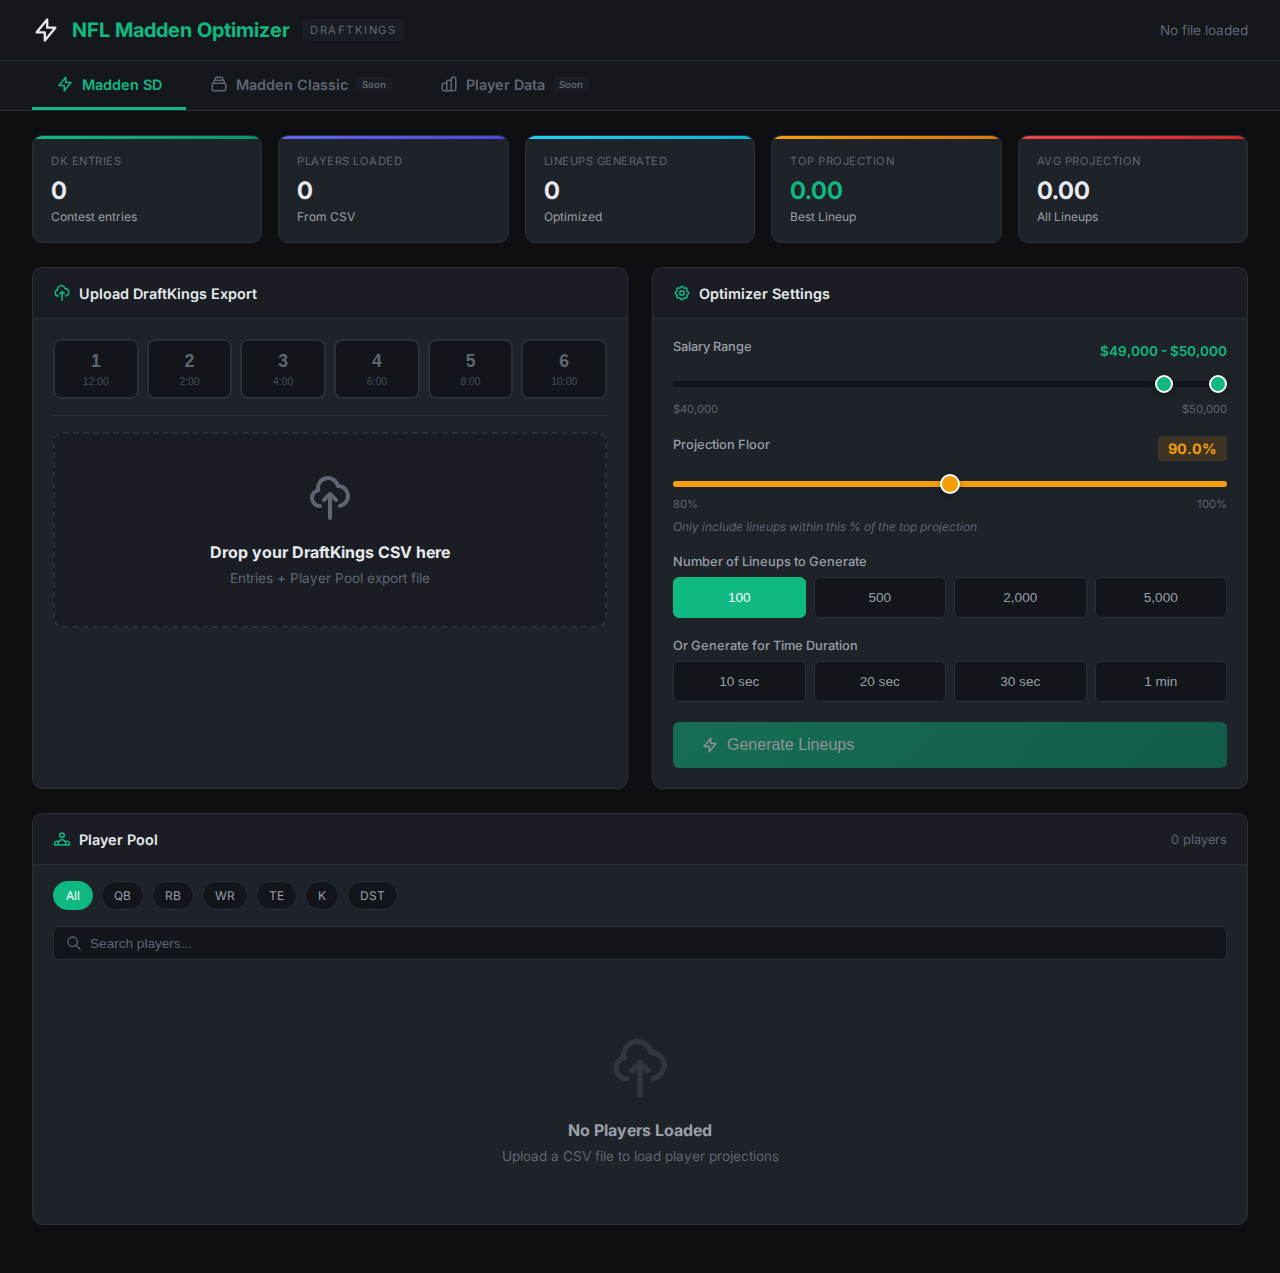
<file: index.html>
<!DOCTYPE html>
<html lang="en">
<head>
    <meta charset="UTF-8">
    <meta name="viewport" content="width=device-width, initial-scale=1.0">
    <title>NFL Madden Optimizer - DraftKings</title>
    <link href="https://fonts.googleapis.com/css2?family=Inter:wght@300;400;500;600;700&display=swap" rel="stylesheet">
    <link rel="stylesheet" href="css/styles.css">
</head>
<body>
    <!-- Header -->
    <header class="header">
        <div class="logo">
            <svg width="28" height="28" fill="none" stroke="currentColor" viewBox="0 0 24 24">
                <path stroke-linecap="round" stroke-linejoin="round" stroke-width="2" d="M13 10V3L4 14h7v7l9-11h-7z"/>
            </svg>
            <h1>NFL Madden Optimizer</h1>
            <span>DraftKings</span>
        </div>
        <div class="header-right">
            <div id="fileStatus" style="font-size: 0.85rem; color: var(--text-muted);">No file loaded</div>
        </div>
    </header>

    <!-- Main Tab Navigation -->
    <nav class="main-tabs">
        <div class="main-tab active" data-tab="showdown">
            <svg fill="none" stroke="currentColor" viewBox="0 0 24 24">
                <path stroke-linecap="round" stroke-linejoin="round" stroke-width="2" d="M13 10V3L4 14h7v7l9-11h-7z"/>
            </svg>
            Madden SD
        </div>
        <div class="main-tab" data-tab="classic">
            <svg fill="none" stroke="currentColor" viewBox="0 0 24 24">
                <path stroke-linecap="round" stroke-linejoin="round" stroke-width="2" d="M19 11H5m14 0a2 2 0 012 2v6a2 2 0 01-2 2H5a2 2 0 01-2-2v-6a2 2 0 012-2m14 0V9a2 2 0 00-2-2M5 11V9a2 2 0 012-2m0 0V5a2 2 0 012-2h6a2 2 0 012 2v2M7 7h10"/>
            </svg>
            Madden Classic
            <span style="font-size: 0.6rem; background: var(--bg-tertiary); padding: 2px 6px; border-radius: 4px; color: var(--text-muted);">Soon</span>
        </div>
        <div class="main-tab" data-tab="playerdata">
            <svg fill="none" stroke="currentColor" viewBox="0 0 24 24">
                <path stroke-linecap="round" stroke-linejoin="round" stroke-width="2" d="M9 19v-6a2 2 0 00-2-2H5a2 2 0 00-2 2v6a2 2 0 002 2h2a2 2 0 002-2zm0 0V9a2 2 0 012-2h2a2 2 0 012 2v10m-6 0a2 2 0 002 2h2a2 2 0 002-2m0 0V5a2 2 0 012-2h2a2 2 0 012 2v14a2 2 0 01-2 2h-2a2 2 0 01-2-2z"/>
            </svg>
            Player Data
            <span style="font-size: 0.6rem; background: var(--bg-tertiary); padding: 2px 6px; border-radius: 4px; color: var(--text-muted);">Soon</span>
        </div>
    </nav>

    <!-- Showdown Tab Content -->
    <div class="tab-content active" id="showdownTab">
        <div class="container">
            <!-- Stats Row -->
            <div class="stats-row">
                <div class="stat-card green">
                    <div class="stat-card-label">DK Entries</div>
                    <div class="stat-card-value" id="entriesLoaded">0</div>
                    <div class="stat-card-sub">Contest entries</div>
                </div>
                <div class="stat-card purple">
                    <div class="stat-card-label">Players Loaded</div>
                    <div class="stat-card-value" id="playersLoaded">0</div>
                    <div class="stat-card-sub">From CSV</div>
                </div>
                <div class="stat-card cyan">
                    <div class="stat-card-label">Lineups Generated</div>
                    <div class="stat-card-value" id="lineupsGenerated">0</div>
                    <div class="stat-card-sub">Optimized</div>
                </div>
                <div class="stat-card amber">
                    <div class="stat-card-label">Top Projection</div>
                    <div class="stat-card-value positive" id="topProjection">0.00</div>
                    <div class="stat-card-sub">Best Lineup</div>
                </div>
                <div class="stat-card red">
                    <div class="stat-card-label">Avg Projection</div>
                    <div class="stat-card-value" id="avgProjection">0.00</div>
                    <div class="stat-card-sub">All Lineups</div>
                </div>
            </div>

            <!-- Upload & Settings Section -->
            <div class="grid-2">
                <!-- Upload Card -->
                <div class="card">
                    <div class="card-header">
                        <div class="card-title">
                            <svg fill="none" stroke="currentColor" viewBox="0 0 24 24">
                                <path stroke-linecap="round" stroke-linejoin="round" stroke-width="2" d="M7 16a4 4 0 01-.88-7.903A5 5 0 1115.9 6L16 6a5 5 0 011 9.9M15 13l-3-3m0 0l-3 3m3-3v12"/>
                            </svg>
                            Upload DraftKings Export
                        </div>
                    </div>
                    <div class="card-body">
                        <!-- Slate Selector -->
                        <div class="slate-selector" id="slateSelector">
                            <button class="slate-btn" data-slate="1">
                                <span class="slate-num">1</span>
                                <span class="slate-time">12:00</span>
                            </button>
                            <button class="slate-btn" data-slate="2">
                                <span class="slate-num">2</span>
                                <span class="slate-time">2:00</span>
                            </button>
                            <button class="slate-btn" data-slate="3">
                                <span class="slate-num">3</span>
                                <span class="slate-time">4:00</span>
                            </button>
                            <button class="slate-btn" data-slate="4">
                                <span class="slate-num">4</span>
                                <span class="slate-time">6:00</span>
                            </button>
                            <button class="slate-btn" data-slate="5">
                                <span class="slate-num">5</span>
                                <span class="slate-time">8:00</span>
                            </button>
                            <button class="slate-btn" data-slate="6">
                                <span class="slate-num">6</span>
                                <span class="slate-time">10:00</span>
                            </button>
                        </div>
                        
                        <!-- Current Slate Info -->
                        <div class="current-slate-info" id="currentSlateInfo">
                            <div class="slate-info-row">
                                <div class="slate-info-left">
                                    <div class="slate-badge" id="slateBadge">1</div>
                                    <div class="slate-details">
                                        <span class="teams" id="slateTeams">ATL @ TB</span>
                                        <span class="datetime" id="slateDateTime">11/24/2025 12:00 PM ET</span>
                                    </div>
                                </div>
                                <div class="slate-info-right">
                                    <span><span class="count" id="slatePlayerCount">0</span> players</span>
                                    <span><span class="count" id="slateEntryCount">0</span> entries</span>
                                </div>
                            </div>
                        </div>
                        
                        <div class="upload-zone" id="uploadZone">
                            <svg fill="none" stroke="currentColor" viewBox="0 0 24 24">
                                <path stroke-linecap="round" stroke-linejoin="round" stroke-width="2" d="M7 16a4 4 0 01-.88-7.903A5 5 0 1115.9 6L16 6a5 5 0 011 9.9M15 13l-3-3m0 0l-3 3m3-3v12"/>
                            </svg>
                            <h3>Drop your DraftKings CSV here</h3>
                            <p>Entries + Player Pool export file</p>
                            <input type="file" id="csvInput" accept=".csv">
                        </div>
                    </div>
                </div>

                <!-- Settings Card -->
                <div class="card">
                    <div class="card-header">
                        <div class="card-title">
                            <svg fill="none" stroke="currentColor" viewBox="0 0 24 24">
                                <path stroke-linecap="round" stroke-linejoin="round" stroke-width="2" d="M10.325 4.317c.426-1.756 2.924-1.756 3.35 0a1.724 1.724 0 002.573 1.066c1.543-.94 3.31.826 2.37 2.37a1.724 1.724 0 001.065 2.572c1.756.426 1.756 2.924 0 3.35a1.724 1.724 0 00-1.066 2.573c.94 1.543-.826 3.31-2.37 2.37a1.724 1.724 0 00-2.572 1.065c-.426 1.756-2.924 1.756-3.35 0a1.724 1.724 0 00-2.573-1.066c-1.543.94-3.31-.826-2.37-2.37a1.724 1.724 0 00-1.065-2.572c-1.756-.426-1.756-2.924 0-3.35a1.724 1.724 0 001.066-2.573c-.94-1.543.826-3.31 2.37-2.37.996.608 2.296.07 2.572-1.065z"/>
                                <path stroke-linecap="round" stroke-linejoin="round" stroke-width="2" d="M15 12a3 3 0 11-6 0 3 3 0 016 0z"/>
                            </svg>
                            Optimizer Settings
                        </div>
                    </div>
                    <div class="card-body">
                        <div class="slider-group">
                            <div class="slider-header">
                                <label class="settings-label">Salary Range</label>
                                <span class="slider-values">$<span id="minSalaryValue">49,000</span> - $<span id="maxSalaryValue">50,000</span></span>
                            </div>
                            <div class="dual-slider-container">
                                <div class="slider-track"></div>
                                <div class="slider-range" id="salaryRange"></div>
                                <input type="range" class="dual-slider" id="minSalarySlider" min="40000" max="50000" value="49000" step="100">
                                <input type="range" class="dual-slider" id="maxSalarySlider" min="40000" max="50000" value="50000" step="100">
                            </div>
                            <div class="slider-labels">
                                <span>$40,000</span>
                                <span>$50,000</span>
                            </div>
                        </div>

                        <div class="slider-group">
                            <div class="slider-header">
                                <label class="settings-label">Projection Floor</label>
                                <span class="slider-value-highlight" id="projFloorValue">90.0%</span>
                            </div>
                            <input type="range" class="single-slider" id="projFloorSlider" min="80" max="100" value="90" step="0.5">
                            <div class="slider-labels">
                                <span>80%</span>
                                <span>100%</span>
                            </div>
                            <p class="slider-hint">Only include lineups within this % of the top projection</p>
                        </div>

                        <div class="settings-group">
                            <label class="settings-label">Number of Lineups to Generate</label>
                            <div class="settings-row">
                                <button class="lineup-count-btn active" data-count="100">100</button>
                                <button class="lineup-count-btn" data-count="500">500</button>
                                <button class="lineup-count-btn" data-count="2000">2,000</button>
                                <button class="lineup-count-btn" data-count="5000">5,000</button>
                            </div>
                        </div>

                        <div class="settings-group">
                            <label class="settings-label">Or Generate for Time Duration</label>
                            <div class="settings-row">
                                <button class="lineup-time-btn" data-seconds="10">10 sec</button>
                                <button class="lineup-time-btn" data-seconds="20">20 sec</button>
                                <button class="lineup-time-btn" data-seconds="30">30 sec</button>
                                <button class="lineup-time-btn" data-seconds="60">1 min</button>
                            </div>
                        </div>

                        <button class="btn btn-primary btn-lg" id="generateBtn" style="width: 100%;" disabled>
                            <svg width="18" height="18" fill="none" stroke="currentColor" viewBox="0 0 24 24">
                                <path stroke-linecap="round" stroke-linejoin="round" stroke-width="2" d="M13 10V3L4 14h7v7l9-11h-7z"/>
                            </svg>
                            Generate Lineups
                        </button>

                        <div class="progress-container" id="progressContainer">
                            <div class="progress-bar">
                                <div class="progress-fill" id="progressFill" style="width: 0%;"></div>
                            </div>
                            <div class="progress-text" id="progressText">Generating lineups...</div>
                        </div>
                    </div>
                </div>
            </div>

            <!-- Player Pool -->
            <div class="card">
                <div class="card-header">
                    <div class="card-title">
                        <svg fill="none" stroke="currentColor" viewBox="0 0 24 24">
                            <path stroke-linecap="round" stroke-linejoin="round" stroke-width="2" d="M17 20h5v-2a3 3 0 00-5.356-1.857M17 20H7m10 0v-2c0-.656-.126-1.283-.356-1.857M7 20H2v-2a3 3 0 015.356-1.857M7 20v-2c0-.656.126-1.283.356-1.857m0 0a5.002 5.002 0 019.288 0M15 7a3 3 0 11-6 0 3 3 0 016 0z"/>
                        </svg>
                        Player Pool
                    </div>
                    <div style="font-size: 0.8rem; color: var(--text-muted);">
                        <span id="playerCount">0</span> players
                    </div>
                </div>
                <div class="card-body" style="padding: 16px 20px 0;">
                    <div class="filter-pills" id="positionFilters">
                        <span class="filter-pill active" data-pos="all">All</span>
                        <span class="filter-pill" data-pos="QB">QB</span>
                        <span class="filter-pill" data-pos="RB">RB</span>
                        <span class="filter-pill" data-pos="WR">WR</span>
                        <span class="filter-pill" data-pos="TE">TE</span>
                        <span class="filter-pill" data-pos="K">K</span>
                        <span class="filter-pill" data-pos="DST">DST</span>
                    </div>
                    <div class="search-input">
                        <svg fill="none" stroke="currentColor" viewBox="0 0 24 24">
                            <path stroke-linecap="round" stroke-linejoin="round" stroke-width="2" d="M21 21l-6-6m2-5a7 7 0 11-14 0 7 7 0 0114 0z"/>
                        </svg>
                        <input type="text" id="playerSearch" placeholder="Search players...">
                    </div>
                </div>
                <div class="table-container" id="playerPoolContainer">
                    <div class="empty-state">
                        <svg fill="none" stroke="currentColor" viewBox="0 0 24 24">
                            <path stroke-linecap="round" stroke-linejoin="round" stroke-width="2" d="M7 16a4 4 0 01-.88-7.903A5 5 0 1115.9 6L16 6a5 5 0 011 9.9M15 13l-3-3m0 0l-3 3m3-3v12"/>
                        </svg>
                        <h4>No Players Loaded</h4>
                        <p>Upload a CSV file to load player projections</p>
                    </div>
                </div>
            </div>

            <!-- Generated Lineups -->
            <div class="card" id="lineupsCard" style="display: none;">
                <div class="card-header">
                    <div class="card-title">
                        <svg fill="none" stroke="currentColor" viewBox="0 0 24 24">
                            <path stroke-linecap="round" stroke-linejoin="round" stroke-width="2" d="M9 5H7a2 2 0 00-2 2v12a2 2 0 002 2h10a2 2 0 002-2V7a2 2 0 00-2-2h-2M9 5a2 2 0 002 2h2a2 2 0 002-2M9 5a2 2 0 012-2h2a2 2 0 012 2"/>
                        </svg>
                        Generated Lineups
                    </div>
                    <div class="export-section">
                        <span style="font-size: 0.8rem; color: var(--text-muted);" id="lineupCountDisplay">0 lineups</span>
                        <button class="btn btn-secondary" id="clearLineupsBtn">
                            <svg width="14" height="14" fill="none" stroke="currentColor" viewBox="0 0 24 24">
                                <path stroke-linecap="round" stroke-linejoin="round" stroke-width="2" d="M19 7l-.867 12.142A2 2 0 0116.138 21H7.862a2 2 0 01-1.995-1.858L5 7m5 4v6m4-6v6m1-10V4a1 1 0 00-1-1h-4a1 1 0 00-1 1v3M4 7h16"/>
                            </svg>
                            Clear
                        </button>
                        <button class="btn btn-secondary" id="exportBtn">
                            <svg width="14" height="14" fill="none" stroke="currentColor" viewBox="0 0 24 24">
                                <path stroke-linecap="round" stroke-linejoin="round" stroke-width="2" d="M4 16v1a3 3 0 003 3h10a3 3 0 003-3v-1m-4-4l-4 4m0 0l-4-4m4 4V4"/>
                            </svg>
                            Export CSV
                        </button>
                    </div>
                </div>
                <div class="pagination-container" id="paginationTop" style="display: none;">
                    <div class="pagination">
                        <button class="pagination-btn" id="prevPageTop" disabled>
                            <svg width="14" height="14" fill="none" stroke="currentColor" viewBox="0 0 24 24">
                                <path stroke-linecap="round" stroke-linejoin="round" stroke-width="2" d="M15 19l-7-7 7-7"/>
                            </svg>
                            Prev
                        </button>
                        <span class="pagination-info" id="pageInfoTop">Page 1 of 1</span>
                        <button class="pagination-btn" id="nextPageTop">
                            Next
                            <svg width="14" height="14" fill="none" stroke="currentColor" viewBox="0 0 24 24">
                                <path stroke-linecap="round" stroke-linejoin="round" stroke-width="2" d="M9 5l7 7-7 7"/>
                            </svg>
                        </button>
                    </div>
                    <span class="pagination-showing" id="showingInfoTop">Showing 1-100</span>
                </div>
                <div class="lineup-output" id="lineupOutput">
                    <div class="lineup-row header">
                        <div class="sortable" data-sort="rank">Rank</div>
                        <div>CPT</div>
                        <div>FLEX</div>
                        <div>FLEX</div>
                        <div>FLEX</div>
                        <div>FLEX</div>
                        <div>FLEX</div>
                        <div class="sortable" data-sort="salary">Salary</div>
                        <div class="sortable sort-desc" data-sort="points">Points</div>
                    </div>
                    <div id="lineupRows"></div>
                </div>
            </div>
        </div>
    </div>

    <!-- Classic Tab Content (Placeholder) -->
    <div class="tab-content" id="classicTab">
        <div class="container">
            <div class="empty-state" style="padding: 100px 20px;">
                <svg fill="none" stroke="currentColor" viewBox="0 0 24 24" style="width: 80px; height: 80px;">
                    <path stroke-linecap="round" stroke-linejoin="round" stroke-width="2" d="M19 11H5m14 0a2 2 0 012 2v6a2 2 0 01-2 2H5a2 2 0 01-2-2v-6a2 2 0 012-2m14 0V9a2 2 0 00-2-2M5 11V9a2 2 0 012-2m0 0V5a2 2 0 012-2h6a2 2 0 012 2v2M7 7h10"/>
                </svg>
                <h4>Madden Classic Coming Soon</h4>
                <p>9-position classic optimizer with correlation stacking</p>
            </div>
        </div>
    </div>

    <!-- Player Data Tab Content (Placeholder) -->
    <div class="tab-content" id="playerdataTab">
        <div class="container">
            <div class="empty-state" style="padding: 100px 20px;">
                <svg fill="none" stroke="currentColor" viewBox="0 0 24 24" style="width: 80px; height: 80px;">
                    <path stroke-linecap="round" stroke-linejoin="round" stroke-width="2" d="M9 19v-6a2 2 0 00-2-2H5a2 2 0 00-2 2v6a2 2 0 002 2h2a2 2 0 002-2zm0 0V9a2 2 0 012-2h2a2 2 0 012 2v10m-6 0a2 2 0 002 2h2a2 2 0 002-2m0 0V5a2 2 0 012-2h2a2 2 0 012 2v14a2 2 0 01-2 2h-2a2 2 0 01-2-2z"/>
                </svg>
                <h4>Player Data & Correlations Coming Soon</h4>
                <p>Upload historical data to compute player correlations</p>
            </div>
        </div>
    </div>

    <!-- Load Scripts -->
    <script src="js/core/utils.js"></script>
    <script src="js/sports/madden/config.js"></script>
    <script src="js/sports/madden/showdown.js"></script>
    
    <!-- App Controller -->
    <script>
        // ==========================================
        // APP CONTROLLER
        // Connects UI events to MaddenShowdown logic
        // ==========================================
        
        (function() {
            'use strict';
            
            // DOM Elements
            const uploadZone = document.getElementById('uploadZone');
            const csvInput = document.getElementById('csvInput');
            const generateBtn = document.getElementById('generateBtn');
            const progressContainer = document.getElementById('progressContainer');
            const progressFill = document.getElementById('progressFill');
            const progressText = document.getElementById('progressText');
            const playerPoolContainer = document.getElementById('playerPoolContainer');
            const lineupsCard = document.getElementById('lineupsCard');
            const lineupRows = document.getElementById('lineupRows');
            
            // Initialize
            console.log('Showdown Optimizer initializing...');
            
            // ==========================================
            // FILE UPLOAD HANDLERS
            // ==========================================
            
            uploadZone.addEventListener('click', () => csvInput.click());
            
            uploadZone.addEventListener('dragover', (e) => {
                e.preventDefault();
                uploadZone.classList.add('dragover');
            });

            uploadZone.addEventListener('dragleave', () => {
                uploadZone.classList.remove('dragover');
            });

            uploadZone.addEventListener('drop', (e) => {
                e.preventDefault();
                uploadZone.classList.remove('dragover');
                const file = e.dataTransfer.files[0];
                if (file && file.name.endsWith('.csv')) {
                    handleFile(file);
                }
            });

            csvInput.addEventListener('change', (e) => {
                const file = e.target.files[0];
                if (file) {
                    handleFile(file);
                }
                csvInput.value = '';
            });
            
            function handleFile(file) {
                const reader = new FileReader();
                reader.onload = (e) => {
                    // Use MaddenShowdown's parseCSV
                    const contestsMap = MaddenShowdown.parseCSV(e.target.result, file.name);
                    
                    // Update UI
                    updateSlateButtons();
                    updateSlateInfo();
                    updateStats();
                    renderPlayerPool();
                    
                    document.getElementById('fileStatus').textContent = `Slate ${MaddenShowdown.currentSlate} loaded`;
                    generateBtn.disabled = MaddenShowdown.players.length === 0;
                };
                reader.readAsText(file);
            }
            
            // ==========================================
            // SLATE SELECTION
            // ==========================================
            
            document.querySelectorAll('.slate-btn').forEach(btn => {
                btn.addEventListener('click', () => {
                    const slateNum = parseInt(btn.dataset.slate);
                    if (MaddenShowdown.selectSlate(slateNum)) {
                        updateSlateButtons();
                        updateSlateInfo();
                        updateStats();
                        renderPlayerPool();
                        renderLineups();
                    }
                });
            });
            
            function updateSlateButtons() {
                document.querySelectorAll('.slate-btn').forEach(btn => {
                    const slateNum = parseInt(btn.dataset.slate);
                    btn.classList.remove('active', 'loaded');
                    
                    if (MaddenShowdown.slates[slateNum]) {
                        btn.classList.add('loaded');
                    }
                    if (slateNum === MaddenShowdown.currentSlate) {
                        btn.classList.add('active');
                    }
                });
            }
            
            function updateSlateInfo() {
                const infoEl = document.getElementById('currentSlateInfo');
                if (!MaddenShowdown.currentSlate || !MaddenShowdown.slates[MaddenShowdown.currentSlate]) {
                    infoEl.classList.remove('visible');
                    return;
                }
                
                const slate = MaddenShowdown.slates[MaddenShowdown.currentSlate];
                infoEl.classList.add('visible');
                document.getElementById('slateBadge').textContent = MaddenShowdown.currentSlate;
                document.getElementById('slateTeams').textContent = slate.teams || 'Unknown';
                document.getElementById('slateDateTime').textContent = slate.dateTime || '';
                document.getElementById('slatePlayerCount').textContent = slate.players.length;
                document.getElementById('slateEntryCount').textContent = slate.entries.length;
            }
            
            function updateStats() {
                const stats = MaddenShowdown.getStats();
                document.getElementById('playersLoaded').textContent = stats.playerCount;
                document.getElementById('playerCount').textContent = stats.playerCount;
                document.getElementById('entriesLoaded').textContent = stats.entryCount;
                document.getElementById('lineupsGenerated').textContent = stats.lineupCount;
                document.getElementById('topProjection').textContent = stats.topProjection.toFixed(2);
                document.getElementById('avgProjection').textContent = stats.avgProjection.toFixed(2);
            }
            
            // ==========================================
            // SETTINGS
            // ==========================================
            
            // Salary Range Sliders
            const minSalarySlider = document.getElementById('minSalarySlider');
            const maxSalarySlider = document.getElementById('maxSalarySlider');
            const minSalaryValue = document.getElementById('minSalaryValue');
            const maxSalaryValue = document.getElementById('maxSalaryValue');
            const salaryRange = document.getElementById('salaryRange');

            function updateSalaryRange() {
                const minVal = parseInt(minSalarySlider.value);
                const maxVal = parseInt(maxSalarySlider.value);
                
                if (minVal > maxVal - 100) {
                    if (this === minSalarySlider) {
                        minSalarySlider.value = maxVal - 100;
                    } else {
                        maxSalarySlider.value = minVal + 100;
                    }
                }
                
                MaddenShowdown.minSalary = parseInt(minSalarySlider.value);
                MaddenShowdown.maxSalary = parseInt(maxSalarySlider.value);
                
                minSalaryValue.textContent = MaddenShowdown.minSalary.toLocaleString();
                maxSalaryValue.textContent = MaddenShowdown.maxSalary.toLocaleString();
                
                const minPercent = ((MaddenShowdown.minSalary - 40000) / 10000) * 100;
                const maxPercent = ((MaddenShowdown.maxSalary - 40000) / 10000) * 100;
                salaryRange.style.left = minPercent + '%';
                salaryRange.style.width = (maxPercent - minPercent) + '%';
            }

            minSalarySlider.addEventListener('input', updateSalaryRange);
            maxSalarySlider.addEventListener('input', updateSalaryRange);
            updateSalaryRange();

            // Projection Floor Slider
            const projFloorSlider = document.getElementById('projFloorSlider');
            const projFloorValue = document.getElementById('projFloorValue');

            function updateProjFloor() {
                MaddenShowdown.projectionFloor = parseFloat(projFloorSlider.value);
                projFloorValue.textContent = MaddenShowdown.projectionFloor.toFixed(1) + '%';
                
                const percent = ((MaddenShowdown.projectionFloor - 80) / 20) * 100;
                projFloorSlider.style.background = `linear-gradient(to right, var(--accent-tertiary) ${percent}%, var(--bg-input) ${percent}%)`;
            }

            projFloorSlider.addEventListener('input', updateProjFloor);
            updateProjFloor();

            // Lineup Count Selection
            document.querySelectorAll('.lineup-count-btn').forEach(btn => {
                btn.addEventListener('click', () => {
                    document.querySelectorAll('.lineup-count-btn').forEach(b => b.classList.remove('active'));
                    document.querySelectorAll('.lineup-time-btn').forEach(b => b.classList.remove('active'));
                    btn.classList.add('active');
                    MaddenShowdown.selectedLineupCount = parseInt(btn.dataset.count);
                    MaddenShowdown.selectedTimeSeconds = null;
                    MaddenShowdown.generationMode = 'count';
                });
            });

            // Lineup Time Selection
            document.querySelectorAll('.lineup-time-btn').forEach(btn => {
                btn.addEventListener('click', () => {
                    document.querySelectorAll('.lineup-time-btn').forEach(b => b.classList.remove('active'));
                    document.querySelectorAll('.lineup-count-btn').forEach(b => b.classList.remove('active'));
                    btn.classList.add('active');
                    MaddenShowdown.selectedTimeSeconds = parseInt(btn.dataset.seconds);
                    MaddenShowdown.selectedLineupCount = null;
                    MaddenShowdown.generationMode = 'time';
                });
            });
            
            // ==========================================
            // GENERATE LINEUPS
            // ==========================================
            
            generateBtn.addEventListener('click', async () => {
                generateBtn.disabled = true;
                progressContainer.classList.add('active');
                lineupsCard.style.display = 'block';
                
                try {
                    await MaddenShowdown.generateLineups((progress, count, text) => {
                        progressFill.style.width = progress + '%';
                        progressText.textContent = text;
                    });
                    
                    updateStats();
                    renderLineups();
                    
                    setTimeout(() => {
                        progressContainer.classList.remove('active');
                        generateBtn.disabled = false;
                    }, 1500);
                    
                } catch (error) {
                    console.error('Generation error:', error);
                    progressText.textContent = 'Error: ' + error.message;
                    generateBtn.disabled = false;
                }
            });
            
            // ==========================================
            // PLAYER POOL RENDERING
            // ==========================================
            
            function renderPlayerPool(filter = 'all', search = '') {
                if (MaddenShowdown.players.length === 0) {
                    playerPoolContainer.innerHTML = `
                        <div class="empty-state">
                            <svg fill="none" stroke="currentColor" viewBox="0 0 24 24">
                                <path stroke-linecap="round" stroke-linejoin="round" stroke-width="2" d="M7 16a4 4 0 01-.88-7.903A5 5 0 1115.9 6L16 6a5 5 0 011 9.9M15 13l-3-3m0 0l-3 3m3-3v12"/>
                            </svg>
                            <h4>No Players Loaded</h4>
                            <p>Upload a CSV file to load player projections</p>
                        </div>
                    `;
                    return;
                }

                let filteredPlayers = [...MaddenShowdown.players];
                
                if (filter !== 'all') {
                    filteredPlayers = filteredPlayers.filter(p => 
                        p.position.toUpperCase() === filter.toUpperCase() ||
                        (filter === 'DST' && (p.position === 'DEF' || p.position === 'DST'))
                    );
                }

                if (search) {
                    const searchLower = search.toLowerCase();
                    filteredPlayers = filteredPlayers.filter(p => 
                        p.name.toLowerCase().includes(searchLower) ||
                        p.team.toLowerCase().includes(searchLower)
                    );
                }

                // Sort by projection
                filteredPlayers.sort((a, b) => b.flexProjection - a.flexProjection);

                document.getElementById('playerCount').textContent = filteredPlayers.length;

                playerPoolContainer.innerHTML = `
                    <table>
                        <thead>
                            <tr>
                                <th>Player</th>
                                <th>Pos</th>
                                <th>Team</th>
                                <th>FLEX Salary</th>
                                <th>CPT Salary</th>
                                <th>FLEX Proj</th>
                                <th>CPT Proj</th>
                                <th>Value</th>
                            </tr>
                        </thead>
                        <tbody>
                            ${filteredPlayers.map(p => `
                                <tr>
                                    <td style="font-weight: 500;">${p.name}</td>
                                    <td><span class="position-badge ${p.position.toLowerCase()}">${p.position}</span></td>
                                    <td class="team-badge">${p.team}</td>
                                    <td>$${p.flexSalary.toLocaleString()}</td>
                                    <td>$${Math.round(p.flexSalary * 1.5).toLocaleString()}</td>
                                    <td style="color: var(--accent-primary); font-weight: 600;">${p.flexProjection.toFixed(2)}</td>
                                    <td style="color: var(--accent-tertiary); font-weight: 600;">${(p.flexProjection * 1.5).toFixed(2)}</td>
                                    <td>${p.value.toFixed(2)}</td>
                                </tr>
                            `).join('')}
                        </tbody>
                    </table>
                `;
            }

            // Position Filter
            document.getElementById('positionFilters').addEventListener('click', (e) => {
                if (e.target.classList.contains('filter-pill')) {
                    document.querySelectorAll('#positionFilters .filter-pill').forEach(p => p.classList.remove('active'));
                    e.target.classList.add('active');
                    renderPlayerPool(e.target.dataset.pos, document.getElementById('playerSearch').value);
                }
            });

            // Search
            document.getElementById('playerSearch').addEventListener('input', (e) => {
                const activeFilter = document.querySelector('#positionFilters .filter-pill.active').dataset.pos;
                renderPlayerPool(activeFilter, e.target.value);
            });
            
            // ==========================================
            // LINEUP RENDERING
            // ==========================================
            
            function renderLineups() {
                const lineups = MaddenShowdown.lineups;
                document.getElementById('lineupCountDisplay').textContent = `${lineups.length} lineups`;

                const paginationTop = document.getElementById('paginationTop');

                if (lineups.length === 0) {
                    paginationTop.style.display = 'none';
                    lineupRows.innerHTML = `
                        <div class="empty-state">
                            <svg fill="none" stroke="currentColor" viewBox="0 0 24 24">
                                <path stroke-linecap="round" stroke-linejoin="round" stroke-width="2" d="M9 5H7a2 2 0 00-2 2v12a2 2 0 002 2h10a2 2 0 002-2V7a2 2 0 00-2-2h-2M9 5a2 2 0 002 2h2a2 2 0 002-2M9 5a2 2 0 012-2h2a2 2 0 012 2"/>
                            </svg>
                            <h4>No Lineups Generated</h4>
                            <p>Click "Generate Lineups" to create optimized lineups</p>
                        </div>
                    `;
                    return;
                }

                // Pagination
                const lineupsPerPage = 100;
                const totalPages = Math.ceil(lineups.length / lineupsPerPage);
                let currentPage = MaddenShowdown.currentPage;
                currentPage = Math.min(currentPage, totalPages);
                currentPage = Math.max(currentPage, 1);
                MaddenShowdown.currentPage = currentPage;
                
                const startIdx = (currentPage - 1) * lineupsPerPage;
                const endIdx = Math.min(startIdx + lineupsPerPage, lineups.length);
                const pageLineups = lineups.slice(startIdx, endIdx);

                if (lineups.length > lineupsPerPage) {
                    paginationTop.style.display = 'flex';
                    document.getElementById('pageInfoTop').textContent = `Page ${currentPage} of ${totalPages}`;
                    document.getElementById('showingInfoTop').textContent = `Showing ${startIdx + 1}-${endIdx} of ${lineups.length}`;
                    document.getElementById('prevPageTop').disabled = currentPage <= 1;
                    document.getElementById('nextPageTop').disabled = currentPage >= totalPages;
                } else {
                    paginationTop.style.display = 'none';
                }

                lineupRows.innerHTML = pageLineups.map((lineup, idx) => {
                    const cpt = lineup.players[0];
                    const flex = lineup.players.slice(1);
                    const actualRank = startIdx + idx + 1;
                    
                    return `
                        <div class="lineup-row">
                            <div class="lineup-rank">#${actualRank}</div>
                            <div class="lineup-player">
                                <span class="lineup-player-name">${cpt.name}</span>
                                <span class="lineup-player-meta">
                                    <span class="position-badge cpt">CPT</span>
                                    ${cpt.team} • $${(cpt.cptSalary || Math.round(cpt.flexSalary * 1.5)).toLocaleString()} • <span style="color: var(--accent-tertiary); font-weight: 600;">${(cpt.flexProjection * 1.5).toFixed(1)}</span>
                                </span>
                            </div>
                            ${flex.map(p => `
                                <div class="lineup-player">
                                    <span class="lineup-player-name">${p.name}</span>
                                    <span class="lineup-player-meta">
                                        <span class="position-badge flex">FLEX</span>
                                        ${p.team} • $${p.flexSalary.toLocaleString()} • <span style="color: var(--accent-primary); font-weight: 600;">${p.flexProjection.toFixed(1)}</span>
                                    </span>
                                </div>
                            `).join('')}
                            <div class="lineup-salary">$${lineup.totalSalary.toLocaleString()}</div>
                            <div class="lineup-points">${lineup.totalProjection.toFixed(2)}</div>
                        </div>
                    `;
                }).join('');
            }

            // Pagination
            document.getElementById('prevPageTop').addEventListener('click', () => {
                if (MaddenShowdown.currentPage > 1) {
                    MaddenShowdown.currentPage--;
                    renderLineups();
                    document.getElementById('lineupOutput').scrollTop = 0;
                }
            });

            document.getElementById('nextPageTop').addEventListener('click', () => {
                const totalPages = Math.ceil(MaddenShowdown.lineups.length / 100);
                if (MaddenShowdown.currentPage < totalPages) {
                    MaddenShowdown.currentPage++;
                    renderLineups();
                    document.getElementById('lineupOutput').scrollTop = 0;
                }
            });

            // Export CSV
            document.getElementById('exportBtn').addEventListener('click', () => {
                const csvContent = MaddenShowdown.exportCSV();
                if (csvContent) {
                    Utils.downloadFile(csvContent, `showdown_lineups_${Utils.getTodayString()}.csv`);
                }
            });

            // Clear Lineups
            document.getElementById('clearLineupsBtn').addEventListener('click', () => {
                MaddenShowdown.lineups = [];
                MaddenShowdown.currentPage = 1;
                if (MaddenShowdown.currentSlate && MaddenShowdown.slates[MaddenShowdown.currentSlate]) {
                    MaddenShowdown.slates[MaddenShowdown.currentSlate].lineups = [];
                }
                updateStats();
                document.getElementById('paginationTop').style.display = 'none';
                lineupRows.innerHTML = `
                    <div class="empty-state">
                        <svg fill="none" stroke="currentColor" viewBox="0 0 24 24">
                            <path stroke-linecap="round" stroke-linejoin="round" stroke-width="2" d="M9 5H7a2 2 0 00-2 2v12a2 2 0 002 2h10a2 2 0 002-2V7a2 2 0 00-2-2h-2M9 5a2 2 0 002 2h2a2 2 0 002-2M9 5a2 2 0 012-2h2a2 2 0 012 2"/>
                        </svg>
                        <h4>No Lineups Generated</h4>
                        <p>Click "Generate Lineups" to create optimized lineups</p>
                    </div>
                `;
            });
            
            // ==========================================
            // TAB NAVIGATION
            // ==========================================
            
            document.querySelectorAll('.main-tab').forEach(tab => {
                tab.addEventListener('click', () => {
                    const tabName = tab.dataset.tab;
                    
                    document.querySelectorAll('.main-tab').forEach(t => t.classList.remove('active'));
                    tab.classList.add('active');
                    
                    document.querySelectorAll('.tab-content').forEach(content => {
                        content.classList.remove('active');
                    });
                    document.getElementById(tabName + 'Tab').classList.add('active');
                });
            });
            
            // Initialize player pool
            renderPlayerPool();
            
            console.log('Showdown Optimizer ready!');
            
        })();
    </script>
</body>
</html>
</file>
<file: css/styles.css>
* {
    margin: 0;
    padding: 0;
    box-sizing: border-box;
}

:root {
    --bg-primary: #0d0f12;
    --bg-secondary: #14171c;
    --bg-tertiary: #1a1e24;
    --bg-card: #1e2229;
    --bg-hover: #262b33;
    --bg-input: #12151a;
    --text-primary: #e8eaed;
    --text-secondary: #9aa0a9;
    --text-muted: #5f6672;
    --accent-primary: #10b981;
    --accent-secondary: #6366f1;
    --accent-tertiary: #f59e0b;
    --accent-danger: #ef4444;
    --accent-cyan: #22d3ee;
    --border-color: #2a2f38;
    --border-light: #363c47;
    --shadow: 0 4px 12px rgba(0, 0, 0, 0.4);
    --gradient-green: linear-gradient(135deg, #10b981, #059669);
    --gradient-purple: linear-gradient(135deg, #6366f1, #4f46e5);
}

body {
    font-family: 'Inter', -apple-system, BlinkMacSystemFont, sans-serif;
    background-color: var(--bg-primary);
    color: var(--text-primary);
    min-height: 100vh;
}

/* Header */
.header {
    background-color: var(--bg-secondary);
    border-bottom: 1px solid var(--border-color);
    padding: 16px 32px;
    display: flex;
    justify-content: space-between;
    align-items: center;
    position: sticky;
    top: 0;
    z-index: 100;
}

.logo {
    display: flex;
    align-items: center;
    gap: 12px;
}

.logo h1 {
    font-size: 1.25rem;
    font-weight: 700;
    color: var(--accent-primary);
}

.logo span {
    font-size: 0.7rem;
    color: var(--text-muted);
    text-transform: uppercase;
    letter-spacing: 1.5px;
    background: var(--bg-tertiary);
    padding: 4px 8px;
    border-radius: 4px;
}

.header-right {
    display: flex;
    align-items: center;
    gap: 16px;
}

/* Main Container */
.container {
    max-width: 1600px;
    margin: 0 auto;
    padding: 24px 32px;
}

/* Stats Row */
.stats-row {
    display: grid;
    grid-template-columns: repeat(5, 1fr);
    gap: 16px;
    margin-bottom: 24px;
}

.stat-card {
    background-color: var(--bg-card);
    border: 1px solid var(--border-color);
    border-radius: 10px;
    padding: 18px;
    position: relative;
    overflow: hidden;
}

.stat-card::before {
    content: '';
    position: absolute;
    top: 0;
    left: 0;
    right: 0;
    height: 3px;
}

.stat-card.green::before { background: var(--gradient-green); }
.stat-card.purple::before { background: var(--gradient-purple); }
.stat-card.amber::before { background: linear-gradient(90deg, #f59e0b, #d97706); }
.stat-card.cyan::before { background: linear-gradient(90deg, #22d3ee, #06b6d4); }
.stat-card.red::before { background: linear-gradient(90deg, #ef4444, #dc2626); }

.stat-card-label {
    font-size: 0.7rem;
    text-transform: uppercase;
    letter-spacing: 0.5px;
    color: var(--text-muted);
    margin-bottom: 8px;
}

.stat-card-value {
    font-size: 1.5rem;
    font-weight: 700;
    margin-bottom: 4px;
}

.stat-card-value.positive { color: var(--accent-primary); }

.stat-card-sub {
    font-size: 0.75rem;
    color: var(--text-secondary);
}

/* Card */
.card {
    background-color: var(--bg-card);
    border: 1px solid var(--border-color);
    border-radius: 10px;
    overflow: hidden;
    margin-bottom: 24px;
}

.card-header {
    padding: 16px 20px;
    border-bottom: 1px solid var(--border-color);
    display: flex;
    justify-content: space-between;
    align-items: center;
    background-color: var(--bg-tertiary);
}

.card-title {
    font-size: 0.9rem;
    font-weight: 600;
    display: flex;
    align-items: center;
    gap: 8px;
}

.card-title svg {
    width: 18px;
    height: 18px;
    color: var(--accent-primary);
}

.card-body {
    padding: 20px;
}

/* Buttons */
.btn {
    padding: 10px 20px;
    border-radius: 6px;
    font-size: 0.85rem;
    font-weight: 500;
    cursor: pointer;
    transition: all 0.2s;
    border: none;
    display: inline-flex;
    align-items: center;
    gap: 8px;
}

.btn:disabled {
    opacity: 0.5;
    cursor: not-allowed;
}

.btn-primary {
    background: var(--gradient-green);
    color: white;
}

.btn-primary:hover:not(:disabled) {
    opacity: 0.9;
    transform: translateY(-1px);
}

.btn-secondary {
    background-color: var(--bg-tertiary);
    color: var(--text-primary);
    border: 1px solid var(--border-color);
}

.btn-secondary:hover:not(:disabled) {
    background-color: var(--bg-hover);
    border-color: var(--border-light);
}

.btn-lg {
    padding: 14px 28px;
    font-size: 1rem;
}

.btn-all {
    width: 100%;
    margin-top: 10px;
    padding: 14px 24px;
    background: linear-gradient(135deg, #ef4444, #dc2626);
    color: white;
    border: none;
    border-radius: 8px;
    font-size: 1rem;
    font-weight: 700;
    cursor: pointer;
    display: flex;
    align-items: center;
    justify-content: center;
    gap: 10px;
    transition: all 0.2s;
    box-shadow: 0 4px 12px rgba(239, 68, 68, 0.3);
}

.btn-all:hover:not(:disabled) {
    transform: translateY(-1px);
    box-shadow: 0 6px 16px rgba(239, 68, 68, 0.4);
}

.btn-all:disabled {
    opacity: 0.5;
    cursor: not-allowed;
    transform: none;
    box-shadow: none;
}

.btn-all svg {
    width: 18px;
    height: 18px;
}

.btn-all svg.spin {
    animation: spin 1s linear infinite;
}

@keyframes spin {
    from { transform: rotate(0deg); }
    to { transform: rotate(360deg); }
}

/* Upload Zone */
.upload-zone {
    border: 2px dashed var(--border-color);
    border-radius: 10px;
    padding: 40px;
    text-align: center;
    transition: all 0.2s;
    cursor: pointer;
    background-color: var(--bg-tertiary);
}

.upload-zone:hover {
    border-color: var(--accent-primary);
    background-color: rgba(16, 185, 129, 0.05);
}

.upload-zone.dragover {
    border-color: var(--accent-primary);
    background-color: rgba(16, 185, 129, 0.1);
}

.upload-zone svg {
    width: 48px;
    height: 48px;
    color: var(--text-muted);
    margin-bottom: 16px;
}

.upload-zone h3 {
    font-size: 1rem;
    margin-bottom: 8px;
    color: var(--text-primary);
}

.upload-zone p {
    font-size: 0.85rem;
    color: var(--text-muted);
}

.upload-zone input {
    display: none;
}

.file-info {
    display: flex;
    align-items: center;
    gap: 12px;
    padding: 12px 16px;
    background-color: var(--bg-input);
    border-radius: 8px;
    margin-top: 16px;
}

.file-info svg {
    width: 20px;
    height: 20px;
    color: var(--accent-primary);
}

.file-info span {
    font-size: 0.85rem;
    color: var(--text-secondary);
}

.file-info .remove-file {
    margin-left: auto;
    color: var(--accent-danger);
    cursor: pointer;
    padding: 4px;
}

/* Grid */
.grid-2 {
    display: grid;
    grid-template-columns: 1fr 1fr;
    gap: 24px;
}

.grid-3 {
    display: grid;
    grid-template-columns: repeat(3, 1fr);
    gap: 16px;
}

/* Settings */
.settings-group {
    margin-bottom: 20px;
}

.settings-label {
    font-size: 0.8rem;
    font-weight: 500;
    color: var(--text-secondary);
    margin-bottom: 8px;
    display: block;
}

.settings-row {
    display: flex;
    gap: 8px;
}

.lineup-count-btn {
    flex: 1;
    padding: 12px 16px;
    background-color: var(--bg-input);
    border: 1px solid var(--border-color);
    border-radius: 6px;
    color: var(--text-secondary);
    font-size: 0.85rem;
    font-weight: 500;
    cursor: pointer;
    transition: all 0.2s;
}

.lineup-count-btn:hover {
    border-color: var(--border-light);
    color: var(--text-primary);
}

.lineup-count-btn.active {
    background-color: var(--accent-primary);
    border-color: var(--accent-primary);
    color: white;
}

.lineup-time-btn {
    flex: 1;
    padding: 12px 16px;
    background-color: var(--bg-input);
    border: 1px solid var(--border-color);
    border-radius: 6px;
    color: var(--text-secondary);
    font-size: 0.85rem;
    font-weight: 500;
    cursor: pointer;
    transition: all 0.2s;
}

.lineup-time-btn:hover {
    border-color: var(--border-light);
    color: var(--text-primary);
}

.lineup-time-btn.active {
    background-color: var(--accent-tertiary);
    border-color: var(--accent-tertiary);
    color: white;
}

/* Pagination */
.pagination-container {
    display: flex;
    justify-content: space-between;
    align-items: center;
    padding: 12px 20px;
    background-color: var(--bg-tertiary);
    border-bottom: 1px solid var(--border-color);
}

.pagination {
    display: flex;
    align-items: center;
    gap: 12px;
}

.pagination-btn {
    display: flex;
    align-items: center;
    gap: 6px;
    padding: 8px 14px;
    background-color: var(--bg-input);
    border: 1px solid var(--border-color);
    border-radius: 6px;
    color: var(--text-secondary);
    font-size: 0.8rem;
    cursor: pointer;
    transition: all 0.2s;
}

.pagination-btn:hover:not(:disabled) {
    background-color: var(--bg-hover);
    border-color: var(--border-light);
    color: var(--text-primary);
}

.pagination-btn:disabled {
    opacity: 0.4;
    cursor: not-allowed;
}

.pagination-info {
    font-size: 0.85rem;
    color: var(--text-primary);
    font-weight: 500;
    min-width: 100px;
    text-align: center;
}

.pagination-showing {
    font-size: 0.8rem;
    color: var(--text-muted);
}

/* Slider Styles */
.slider-group {
    margin-bottom: 20px;
}

.slider-header {
    display: flex;
    justify-content: space-between;
    align-items: center;
    margin-bottom: 10px;
}

.slider-values {
    font-size: 0.85rem;
    color: var(--accent-primary);
    font-weight: 600;
}

.slider-value-highlight {
    font-size: 0.9rem;
    color: var(--accent-tertiary);
    font-weight: 700;
    background: rgba(245, 158, 11, 0.15);
    padding: 4px 10px;
    border-radius: 4px;
}

.slider-labels {
    display: flex;
    justify-content: space-between;
    font-size: 0.7rem;
    color: var(--text-muted);
    margin-top: 6px;
}

.slider-hint {
    font-size: 0.75rem;
    color: var(--text-muted);
    margin-top: 8px;
    font-style: italic;
}

/* Dual Range Slider */
.dual-slider-container {
    position: relative;
    height: 24px;
}

.slider-track {
    position: absolute;
    top: 50%;
    transform: translateY(-50%);
    width: 100%;
    height: 6px;
    background: var(--bg-input);
    border-radius: 3px;
}

.slider-range {
    position: absolute;
    top: 50%;
    transform: translateY(-50%);
    height: 6px;
    background: var(--gradient-green);
    border-radius: 3px;
}

.dual-slider {
    position: absolute;
    top: 0;
    width: 100%;
    height: 24px;
    -webkit-appearance: none;
    appearance: none;
    background: transparent;
    pointer-events: none;
}

.dual-slider::-webkit-slider-thumb {
    -webkit-appearance: none;
    appearance: none;
    width: 18px;
    height: 18px;
    background: var(--accent-primary);
    border-radius: 50%;
    cursor: pointer;
    pointer-events: all;
    box-shadow: 0 2px 6px rgba(0, 0, 0, 0.3);
    border: 2px solid white;
    transition: transform 0.15s;
}

.dual-slider::-webkit-slider-thumb:hover {
    transform: scale(1.15);
}

.dual-slider::-moz-range-thumb {
    width: 18px;
    height: 18px;
    background: var(--accent-primary);
    border-radius: 50%;
    cursor: pointer;
    pointer-events: all;
    box-shadow: 0 2px 6px rgba(0, 0, 0, 0.3);
    border: 2px solid white;
}

/* Single Slider */
.single-slider {
    width: 100%;
    height: 6px;
    -webkit-appearance: none;
    appearance: none;
    background: linear-gradient(to right, var(--accent-tertiary) 100%, var(--bg-input) 100%);
    border-radius: 3px;
    outline: none;
}

.single-slider::-webkit-slider-thumb {
    -webkit-appearance: none;
    appearance: none;
    width: 20px;
    height: 20px;
    background: var(--accent-tertiary);
    border-radius: 50%;
    cursor: pointer;
    box-shadow: 0 2px 6px rgba(0, 0, 0, 0.3);
    border: 2px solid white;
    transition: transform 0.15s;
}

.single-slider::-webkit-slider-thumb:hover {
    transform: scale(1.15);
}

.single-slider::-moz-range-thumb {
    width: 20px;
    height: 20px;
    background: var(--accent-tertiary);
    border-radius: 50%;
    cursor: pointer;
    box-shadow: 0 2px 6px rgba(0, 0, 0, 0.3);
    border: 2px solid white;
}

/* Entries Section */
.entries-summary {
    display: flex;
    align-items: center;
    gap: 16px;
    font-size: 0.85rem;
}

.entries-summary span {
    color: var(--text-muted);
}

.entry-fee-total {
    color: var(--accent-primary) !important;
    font-weight: 600;
}

.entries-grouped-container {
    max-height: 600px;
    overflow-y: auto;
}

/* Optimization Section */
.optimize-banner {
    padding: 20px;
    background: linear-gradient(135deg, var(--bg-tertiary) 0%, var(--bg-secondary) 100%);
    border-bottom: 1px solid var(--border-color);
}

.optimize-header {
    display: flex;
    align-items: center;
    justify-content: space-between;
    margin-bottom: 16px;
}

.optimize-title {
    display: flex;
    align-items: center;
    gap: 10px;
    font-size: 1rem;
    font-weight: 700;
    color: var(--text-primary);
}

.optimize-title svg {
    width: 22px;
    height: 22px;
    color: var(--accent-primary);
}

.optimize-status {
    font-size: 0.8rem;
    color: var(--text-muted);
}

.optimize-status.success {
    color: var(--accent-primary);
    font-weight: 600;
}

.optimize-settings {
    display: flex;
    align-items: flex-end;
    gap: 24px;
    margin-bottom: 16px;
    flex-wrap: wrap;
}

.optimize-mode-group {
    flex: 1;
    min-width: 300px;
}

.optimize-mode-label {
    display: block;
    font-size: 0.7rem;
    text-transform: uppercase;
    letter-spacing: 0.5px;
    color: var(--text-muted);
    margin-bottom: 8px;
    font-weight: 600;
}

.optimize-modes {
    display: flex;
    gap: 8px;
}

.optimize-mode-btn {
    display: flex;
    align-items: center;
    gap: 6px;
    padding: 8px 14px;
    background-color: var(--bg-card);
    border: 1px solid var(--border-color);
    border-radius: 6px;
    color: var(--text-secondary);
    font-size: 0.8rem;
    font-weight: 500;
    cursor: pointer;
    transition: all 0.2s;
}

.optimize-mode-btn svg {
    width: 16px;
    height: 16px;
}

.optimize-mode-btn:hover {
    background-color: var(--bg-hover);
    border-color: var(--border-light);
}

.optimize-mode-btn.active {
    background-color: var(--accent-primary);
    border-color: var(--accent-primary);
    color: white;
}

.optimize-options {
    display: flex;
    gap: 16px;
}

.optimize-option {
    display: flex;
    flex-direction: column;
    gap: 6px;
}

.optimize-option label {
    font-size: 0.7rem;
    text-transform: uppercase;
    letter-spacing: 0.5px;
    color: var(--text-muted);
    font-weight: 600;
}

.optimize-input {
    width: 70px;
    padding: 8px 10px;
    background-color: var(--bg-input);
    border: 1px solid var(--border-color);
    border-radius: 6px;
    color: var(--text-primary);
    font-size: 0.85rem;
    font-weight: 600;
    text-align: center;
}

.optimize-input:focus {
    outline: none;
    border-color: var(--accent-primary);
}

.btn-optimize {
    display: flex;
    align-items: center;
    justify-content: center;
    gap: 10px;
    width: 100%;
    padding: 14px 24px;
    background: var(--gradient-green);
    border: none;
    border-radius: 8px;
    color: white;
    font-size: 1rem;
    font-weight: 700;
    cursor: pointer;
    transition: all 0.2s;
    box-shadow: 0 4px 12px rgba(16, 185, 129, 0.3);
}

.btn-optimize svg {
    width: 20px;
    height: 20px;
}

.btn-optimize:hover:not(:disabled) {
    transform: translateY(-1px);
    box-shadow: 0 6px 16px rgba(16, 185, 129, 0.4);
}

.btn-optimize:disabled {
    opacity: 0.5;
    cursor: not-allowed;
    transform: none;
    box-shadow: none;
}

.optimize-buttons {
    display: flex;
    gap: 12px;
}

.optimize-buttons .btn-optimize {
    flex: 1;
}

.btn-export {
    display: flex;
    align-items: center;
    justify-content: center;
    gap: 8px;
    padding: 14px 24px;
    background: linear-gradient(135deg, #6366f1, #4f46e5);
    border: none;
    border-radius: 8px;
    color: white;
    font-size: 0.9rem;
    font-weight: 600;
    cursor: pointer;
    transition: all 0.2s;
    box-shadow: 0 4px 12px rgba(99, 102, 241, 0.3);
    white-space: nowrap;
}

.btn-export svg {
    width: 18px;
    height: 18px;
}

.btn-export:hover:not(:disabled) {
    transform: translateY(-1px);
    box-shadow: 0 6px 16px rgba(99, 102, 241, 0.4);
}

.btn-export:disabled {
    opacity: 0.5;
    cursor: not-allowed;
    transform: none;
    box-shadow: none;
}

/* Paw Patrol Settings */
.paw-patrol-settings {
    margin-top: 16px;
    padding: 16px;
    background: linear-gradient(135deg, rgba(251, 191, 36, 0.1), rgba(245, 158, 11, 0.05));
    border: 1px solid rgba(251, 191, 36, 0.3);
    border-radius: 10px;
}

.paw-patrol-header {
    display: flex;
    align-items: center;
    margin-bottom: 14px;
}

.paw-patrol-title {
    font-size: 0.9rem;
    font-weight: 600;
    color: #fbbf24;
}

.diversity-slider-container {
    margin-bottom: 12px;
}

.diversity-slider-header {
    display: flex;
    justify-content: space-between;
    align-items: center;
    margin-bottom: 8px;
}

.diversity-slider-header label {
    font-size: 0.85rem;
    font-weight: 500;
    color: var(--text-primary);
}

.diversity-value {
    background: linear-gradient(135deg, #fbbf24, #f59e0b);
    color: #1a1a2e;
    font-weight: 700;
    padding: 3px 10px;
    border-radius: 12px;
    font-size: 0.85rem;
}

.diversity-slider {
    width: 100%;
    height: 6px;
    border-radius: 3px;
    background: var(--bg-tertiary);
    outline: none;
    -webkit-appearance: none;
    cursor: pointer;
}

.diversity-slider::-webkit-slider-thumb {
    -webkit-appearance: none;
    width: 20px;
    height: 20px;
    border-radius: 50%;
    background: linear-gradient(135deg, #fbbf24, #f59e0b);
    cursor: pointer;
    box-shadow: 0 2px 6px rgba(251, 191, 36, 0.4);
    transition: transform 0.2s;
}

.diversity-slider::-webkit-slider-thumb:hover {
    transform: scale(1.1);
}

.diversity-slider::-moz-range-thumb {
    width: 20px;
    height: 20px;
    border-radius: 50%;
    background: linear-gradient(135deg, #fbbf24, #f59e0b);
    cursor: pointer;
    border: none;
    box-shadow: 0 2px 6px rgba(251, 191, 36, 0.4);
}

.diversity-labels {
    display: flex;
    justify-content: space-between;
    margin-top: 6px;
    font-size: 0.7rem;
    color: var(--text-muted);
}

.diversity-hint {
    font-size: 0.75rem;
    color: var(--text-muted);
    margin-top: 8px;
    font-style: italic;
}

.portfolio-summary {
    margin-top: 14px;
    padding-top: 14px;
    border-top: 1px solid rgba(251, 191, 36, 0.2);
}

.portfolio-summary-title {
    font-size: 0.8rem;
    font-weight: 600;
    color: var(--text-secondary);
    margin-bottom: 10px;
}

.portfolio-exposure-list {
    display: flex;
    flex-wrap: wrap;
    gap: 6px;
}

.exposure-item {
    display: flex;
    align-items: center;
    gap: 4px;
    background: var(--bg-tertiary);
    padding: 4px 8px;
    border-radius: 4px;
    font-size: 0.75rem;
}

.exposure-name {
    color: var(--text-secondary);
    max-width: 80px;
    overflow: hidden;
    text-overflow: ellipsis;
    white-space: nowrap;
}

.exposure-pct {
    color: #fbbf24;
    font-weight: 600;
}

.exposure-item.high {
    background: rgba(239, 68, 68, 0.15);
}

.exposure-item.high .exposure-pct {
    color: #ef4444;
}

.exposure-item.medium {
    background: rgba(251, 191, 36, 0.15);
}

.exposure-item.low {
    background: rgba(16, 185, 129, 0.15);
}

.exposure-item.low .exposure-pct {
    color: #10b981;
}

/* Contest Groups - Clean Design */
.contest-group {
    border-bottom: 1px solid var(--border-color);
}

.contest-group:last-child {
    border-bottom: none;
}

.contest-group-header {
    display: flex;
    align-items: center;
    justify-content: space-between;
    padding: 14px 20px;
    background-color: var(--bg-tertiary);
}

.contest-group-left {
    display: flex;
    align-items: center;
    gap: 12px;
}

.contest-group-icon {
    width: 32px;
    height: 32px;
    background: var(--gradient-green);
    border-radius: 8px;
    display: flex;
    align-items: center;
    justify-content: center;
    flex-shrink: 0;
}

.contest-group-icon svg {
    width: 16px;
    height: 16px;
    color: white;
}

.contest-group-icon.cash {
    background: linear-gradient(135deg, #f59e0b, #d97706);
}

.game-type-badge {
    font-size: 0.65rem;
    font-weight: 700;
    text-transform: uppercase;
    letter-spacing: 0.5px;
    padding: 4px 10px;
    border-radius: 4px;
    margin-left: 10px;
}

.game-type-badge.cash {
    background-color: rgba(245, 158, 11, 0.15);
    color: #fbbf24;
}

.game-type-badge.gpp {
    background-color: rgba(99, 102, 241, 0.15);
    color: #a5b4fc;
}

.contest-group-name {
    font-size: 0.9rem;
    font-weight: 600;
    color: var(--text-primary);
}

.contest-group-stats {
    display: flex;
    align-items: center;
    gap: 12px;
    font-size: 0.8rem;
}

.contest-group-stats span {
    color: var(--text-muted);
}

.contest-group-stats .dot {
    color: var(--border-light);
}

.contest-group-fee {
    font-weight: 700;
    color: var(--accent-primary) !important;
}

/* Entries Table - Clean & Readable */
.contest-entries-table {
    width: 100%;
    border-collapse: collapse;
}

.contest-entries-table th {
    text-align: left;
    padding: 10px 16px;
    font-size: 0.65rem;
    text-transform: uppercase;
    letter-spacing: 0.5px;
    color: var(--text-muted);
    background-color: var(--bg-secondary);
    font-weight: 600;
    border-bottom: 1px solid var(--border-color);
}

.contest-entries-table td {
    padding: 12px 16px;
    font-size: 0.85rem;
    border-bottom: 1px solid var(--border-color);
    background-color: var(--bg-card);
}

.contest-entries-table tr:last-child td {
    border-bottom: none;
}

.contest-entries-table tr:hover td {
    background-color: var(--bg-hover);
}

.entry-fee-cell {
    font-weight: 700;
    color: var(--accent-tertiary);
    font-size: 0.8rem;
}

.entry-player {
    color: var(--text-primary);
    font-weight: 500;
}

.entry-player.cpt {
    color: var(--accent-tertiary);
    font-weight: 600;
}

.entry-pos {
    color: var(--text-muted);
    font-size: 0.7rem;
    margin-left: 6px;
    font-weight: 500;
}

.entry-salary-cell {
    font-weight: 600;
    color: var(--text-secondary);
    font-size: 0.8rem;
    text-align: right;
}

.entry-proj-cell {
    font-weight: 700;
    color: var(--accent-primary);
    font-size: 0.9rem;
    text-align: right;
}

/* Player Pool Table */
.table-container {
    overflow-x: auto;
    max-height: 400px;
    overflow-y: auto;
}

table {
    width: 100%;
    border-collapse: collapse;
}

th {
    text-align: left;
    padding: 12px 16px;
    font-size: 0.7rem;
    text-transform: uppercase;
    letter-spacing: 0.5px;
    color: var(--text-muted);
    border-bottom: 1px solid var(--border-color);
    background-color: var(--bg-tertiary);
    font-weight: 600;
    position: sticky;
    top: 0;
    cursor: pointer;
    user-select: none;
}

th:hover {
    color: var(--text-primary);
}

th.sortable::after {
    content: '⇅';
    margin-left: 6px;
    opacity: 0.5;
}

th.sort-asc::after {
    content: '↑';
    opacity: 1;
    color: var(--accent-primary);
}

th.sort-desc::after {
    content: '↓';
    opacity: 1;
    color: var(--accent-primary);
}

td {
    padding: 12px 16px;
    font-size: 0.85rem;
    border-bottom: 1px solid var(--border-color);
}

tr:hover {
    background-color: var(--bg-hover);
}

tr:last-child td {
    border-bottom: none;
}

/* Position Badge */
.position-badge {
    display: inline-block;
    padding: 4px 8px;
    border-radius: 4px;
    font-size: 0.7rem;
    font-weight: 600;
    text-transform: uppercase;
}

.position-badge.qb { background-color: rgba(239, 68, 68, 0.15); color: #ef4444; }
.position-badge.rb { background-color: rgba(16, 185, 129, 0.15); color: #10b981; }
.position-badge.wr { background-color: rgba(59, 130, 246, 0.15); color: #3b82f6; }
.position-badge.te { background-color: rgba(245, 158, 11, 0.15); color: #f59e0b; }
.position-badge.k { background-color: rgba(139, 92, 246, 0.15); color: #8b5cf6; }
.position-badge.dst { background-color: rgba(236, 72, 153, 0.15); color: #ec4899; }
.position-badge.cpt { background-color: rgba(251, 191, 36, 0.25); color: #fbbf24; border: 1px solid rgba(251, 191, 36, 0.5); }
.position-badge.flex { background-color: rgba(107, 114, 128, 0.15); color: #9ca3af; }

/* Team Badge */
.team-badge {
    font-size: 0.75rem;
    color: var(--text-muted);
    font-weight: 500;
}

/* Lineup Card */
.lineup-row {
    display: grid;
    grid-template-columns: 60px repeat(6, 1fr) 100px 100px;
    gap: 8px;
    padding: 12px 16px;
    border-bottom: 1px solid var(--border-color);
    align-items: center;
    font-size: 0.85rem;
}

.lineup-row:hover {
    background-color: var(--bg-hover);
}

.lineup-row.header {
    background-color: var(--bg-tertiary);
    font-size: 0.7rem;
    text-transform: uppercase;
    letter-spacing: 0.5px;
    color: var(--text-muted);
    font-weight: 600;
    position: sticky;
    top: 0;
}

.lineup-row.header .sortable {
    cursor: pointer;
    transition: color 0.2s;
}

.lineup-row.header .sortable:hover {
    color: var(--accent-primary);
}

.lineup-row.header .sortable.sort-asc,
.lineup-row.header .sortable.sort-desc {
    color: var(--accent-primary);
}

.lineup-rank {
    font-weight: 700;
    color: var(--accent-tertiary);
}

.lineup-player {
    display: flex;
    flex-direction: column;
    gap: 2px;
}

.lineup-player-name {
    font-weight: 500;
    font-size: 0.8rem;
    white-space: nowrap;
    overflow: hidden;
    text-overflow: ellipsis;
}

.lineup-player-meta {
    font-size: 0.65rem;
    color: var(--text-muted);
}

.lineup-salary {
    font-weight: 600;
    color: var(--text-secondary);
}

.lineup-points {
    font-weight: 700;
    color: var(--accent-primary);
}

/* Progress */
.progress-container {
    margin-top: 20px;
    display: none;
}

.progress-container.active {
    display: block;
}

.progress-bar {
    height: 8px;
    background-color: var(--bg-input);
    border-radius: 4px;
    overflow: hidden;
    margin-bottom: 8px;
}

.progress-fill {
    height: 100%;
    background: var(--gradient-green);
    border-radius: 4px;
    transition: width 0.3s;
}

.progress-text {
    font-size: 0.8rem;
    color: var(--text-secondary);
    text-align: center;
}

/* Empty State */
.empty-state {
    text-align: center;
    padding: 60px 20px;
    color: var(--text-muted);
}

.empty-state svg {
    width: 64px;
    height: 64px;
    margin-bottom: 16px;
    opacity: 0.3;
}

.empty-state h4 {
    font-size: 1rem;
    margin-bottom: 8px;
    color: var(--text-secondary);
}

.empty-state p {
    font-size: 0.85rem;
}

/* Slate Selector */
.slate-selector {
    display: flex;
    gap: 8px;
    margin-bottom: 16px;
    padding-bottom: 16px;
    border-bottom: 1px solid var(--border-color);
}

.slate-btn {
    flex: 1;
    display: flex;
    flex-direction: column;
    align-items: center;
    gap: 4px;
    padding: 10px 8px;
    background-color: var(--bg-input);
    border: 2px solid var(--border-color);
    border-radius: 8px;
    color: var(--text-muted);
    font-size: 0.75rem;
    cursor: pointer;
    transition: all 0.2s;
}

.slate-btn:hover {
    background-color: var(--bg-hover);
    border-color: var(--border-light);
}

.slate-btn .slate-num {
    font-size: 1.1rem;
    font-weight: 700;
}

.slate-btn .slate-time {
    font-size: 0.65rem;
    opacity: 0.7;
}

.slate-btn.loaded {
    background-color: rgba(16, 185, 129, 0.1);
    border-color: var(--accent-primary);
    color: var(--accent-primary);
}

.slate-btn.active {
    background-color: var(--accent-primary);
    border-color: var(--accent-primary);
    color: white;
}

.slate-btn.active .slate-time {
    opacity: 0.9;
}

.current-slate-info {
    background-color: var(--bg-tertiary);
    border-radius: 8px;
    padding: 12px 16px;
    margin-bottom: 16px;
    display: none;
}

.current-slate-info.visible {
    display: block;
}

.slate-info-row {
    display: flex;
    justify-content: space-between;
    align-items: center;
}

.slate-info-left {
    display: flex;
    align-items: center;
    gap: 12px;
}

.slate-badge {
    background: var(--gradient-green);
    color: white;
    font-size: 0.8rem;
    font-weight: 700;
    padding: 6px 12px;
    border-radius: 6px;
}

.slate-details {
    display: flex;
    flex-direction: column;
    gap: 2px;
}

.slate-details .teams {
    font-weight: 600;
    font-size: 0.9rem;
    color: var(--text-primary);
}

.slate-details .datetime {
    font-size: 0.75rem;
    color: var(--text-muted);
}

.slate-info-right {
    display: flex;
    gap: 16px;
    font-size: 0.8rem;
    color: var(--text-muted);
}

.slate-info-right span {
    display: flex;
    align-items: center;
    gap: 4px;
}

.slate-info-right .count {
    font-weight: 600;
    color: var(--text-primary);
}

/* Section Slate Badge - shows current slate in each section header */
.section-slate-badge {
    display: none;
    background: var(--gradient-green);
    color: white;
    font-size: 0.7rem;
    font-weight: 700;
    padding: 3px 8px;
    border-radius: 4px;
    margin-left: 10px;
}

.section-slate-badge.visible {
    display: inline-block;
}

/* Lineup Output Container */
.lineup-output {
    max-height: 600px;
    overflow-y: auto;
}

/* Classic Lineup Output (9 positions) */
.classic-lineup-output {
    max-height: 600px;
    overflow-y: auto;
}

.classic-lineup-row {
    display: grid;
    grid-template-columns: 50px repeat(9, 1fr) 80px 80px;
    gap: 4px;
    padding: 10px 12px;
    border-bottom: 1px solid var(--border-color);
    align-items: center;
    font-size: 0.75rem;
}

.classic-lineup-row:hover {
    background-color: var(--bg-hover);
}

.classic-lineup-row.header {
    background-color: var(--bg-tertiary);
    font-size: 0.65rem;
    text-transform: uppercase;
    letter-spacing: 0.5px;
    color: var(--text-muted);
    font-weight: 600;
    position: sticky;
    top: 0;
}

.classic-lineup-row.header .sortable {
    cursor: pointer;
    transition: color 0.2s;
}

.classic-lineup-row.header .sortable:hover {
    color: var(--accent-primary);
}

.classic-player {
    display: flex;
    flex-direction: column;
    gap: 1px;
    min-width: 0;
}

.classic-player-name {
    font-weight: 500;
    font-size: 0.7rem;
    white-space: nowrap;
    overflow: hidden;
    text-overflow: ellipsis;
}

.classic-player-info {
    font-size: 0.6rem;
    color: var(--text-muted);
}

.classic-lineup-salary {
    font-weight: 600;
    color: var(--accent-primary);
}

.classic-lineup-score {
    font-weight: 700;
    color: var(--accent-tertiary);
}

.classic-lineup-rank {
    font-weight: 700;
    color: var(--accent-tertiary);
    text-align: center;
}

.score-breakdown {
    display: flex;
    flex-direction: column;
    gap: 1px;
}

.score-proj {
    font-size: 0.7rem;
    font-weight: 600;
}

.score-corr {
    font-size: 0.55rem;
    color: var(--text-muted);
}

.score-corr.positive {
    color: var(--accent-primary);
}

.score-corr.negative {
    color: var(--accent-danger);
}

/* Export Button */
.export-section {
    display: flex;
    gap: 12px;
    align-items: center;
}

/* Scrollbar */
::-webkit-scrollbar {
    width: 6px;
    height: 6px;
}

::-webkit-scrollbar-track {
    background: var(--bg-secondary);
}

::-webkit-scrollbar-thumb {
    background: var(--border-color);
    border-radius: 3px;
}

::-webkit-scrollbar-thumb:hover {
    background: var(--text-muted);
}

/* Loading Spinner */
.spinner {
    width: 20px;
    height: 20px;
    border: 2px solid var(--bg-tertiary);
    border-top-color: var(--accent-primary);
    border-radius: 50%;
    animation: spin 0.8s linear infinite;
}

@keyframes spin {
    to { transform: rotate(360deg); }
}

/* Checkbox */
.checkbox-cell {
    width: 40px;
}

.checkbox {
    width: 16px;
    height: 16px;
    accent-color: var(--accent-primary);
    cursor: pointer;
}

/* Filter Pills */
.filter-pills {
    display: flex;
    gap: 8px;
    margin-bottom: 16px;
    flex-wrap: wrap;
}

.filter-pill {
    padding: 6px 12px;
    border-radius: 20px;
    font-size: 0.75rem;
    cursor: pointer;
    background-color: var(--bg-input);
    color: var(--text-secondary);
    transition: all 0.2s;
    border: 1px solid var(--border-color);
}

.filter-pill:hover {
    border-color: var(--border-light);
    color: var(--text-primary);
}

.filter-pill.active {
    background-color: var(--accent-primary);
    border-color: var(--accent-primary);
    color: white;
}

/* Rules Info */
.rules-info {
    background-color: var(--bg-tertiary);
    border-radius: 8px;
    padding: 16px;
    margin-bottom: 20px;
}

.rules-info h4 {
    font-size: 0.85rem;
    margin-bottom: 12px;
    color: var(--text-primary);
}

.rules-list {
    display: grid;
    grid-template-columns: repeat(2, 1fr);
    gap: 8px;
}

.rules-item {
    display: flex;
    align-items: center;
    gap: 8px;
    font-size: 0.8rem;
    color: var(--text-secondary);
}

.rules-item svg {
    width: 14px;
    height: 14px;
    color: var(--accent-primary);
}

/* Search */
.search-input {
    display: flex;
    align-items: center;
    gap: 8px;
    background-color: var(--bg-input);
    border: 1px solid var(--border-color);
    border-radius: 6px;
    padding: 8px 12px;
    margin-bottom: 16px;
}

.search-input input {
    background: none;
    border: none;
    color: var(--text-primary);
    font-size: 0.85rem;
    outline: none;
    flex: 1;
}

.search-input input::placeholder {
    color: var(--text-muted);
}

.search-input svg {
    width: 16px;
    height: 16px;
    color: var(--text-muted);
}

/* Main Tab Navigation */
.main-tabs {
    display: flex;
    background-color: var(--bg-secondary);
    border-bottom: 1px solid var(--border-color);
    padding: 0 32px;
}

.main-tab {
    padding: 14px 24px;
    font-size: 0.9rem;
    font-weight: 600;
    color: var(--text-muted);
    cursor: pointer;
    border-bottom: 3px solid transparent;
    transition: all 0.2s;
    display: flex;
    align-items: center;
    gap: 8px;
}

.main-tab:hover {
    color: var(--text-primary);
    background-color: var(--bg-tertiary);
}

.main-tab.active {
    color: var(--accent-primary);
    border-bottom-color: var(--accent-primary);
}

.main-tab svg {
    width: 18px;
    height: 18px;
}

.main-tab .tab-badge {
    background: var(--accent-tertiary);
    color: #000;
    font-size: 0.65rem;
    padding: 2px 6px;
    border-radius: 10px;
    font-weight: 700;
}

.tab-content {
    display: none;
}

.tab-content.active {
    display: block;
}

/* Player Data Upload Styles */
.player-data-grid {
    display: grid;
    grid-template-columns: repeat(5, 1fr);
    gap: 16px;
}

.pd-upload-card {
    background: var(--bg-tertiary);
    border: 1px solid var(--border-color);
    border-radius: 10px;
    overflow: hidden;
    transition: all 0.2s;
}

.pd-upload-card.loaded {
    border-color: var(--accent-primary);
}

.pd-upload-header {
    padding: 12px 16px;
    display: flex;
    align-items: center;
    gap: 10px;
    border-bottom: 1px solid var(--border-color);
    background: var(--bg-card);
}

.pd-position-badge {
    padding: 4px 10px;
    border-radius: 4px;
    font-size: 0.75rem;
    font-weight: 700;
    color: white;
}

.pd-position-badge.qb { background: linear-gradient(135deg, #ef4444, #dc2626); }
.pd-position-badge.rb { background: linear-gradient(135deg, #10b981, #059669); }
.pd-position-badge.wr { background: linear-gradient(135deg, #3b82f6, #2563eb); }
.pd-position-badge.te { background: linear-gradient(135deg, #f59e0b, #d97706); }
.pd-position-badge.dst { background: linear-gradient(135deg, #8b5cf6, #7c3aed); }

.pd-upload-header span {
    font-size: 0.85rem;
    font-weight: 600;
    color: var(--text-primary);
}

.pd-upload-zone {
    padding: 30px 16px;
    text-align: center;
    cursor: pointer;
    transition: all 0.2s;
}

.pd-upload-zone:hover {
    background: rgba(16, 185, 129, 0.05);
}

.pd-upload-zone.dragover {
    background: rgba(16, 185, 129, 0.1);
}

.pd-upload-zone svg {
    width: 32px;
    height: 32px;
    color: var(--text-muted);
    margin-bottom: 8px;
}

.pd-upload-zone span {
    display: block;
    font-size: 0.8rem;
    color: var(--text-muted);
}

.pd-upload-card.loaded .pd-upload-zone svg {
    color: var(--accent-primary);
}

.pd-upload-status {
    padding: 10px 16px;
    background: var(--bg-input);
    border-top: 1px solid var(--border-color);
}

.pd-status-text {
    font-size: 0.75rem;
    color: var(--text-muted);
}

.pd-upload-card.loaded .pd-status-text {
    color: var(--accent-primary);
}

.pd-file-info {
    display: flex;
    align-items: center;
    justify-content: space-between;
}

.pd-file-info .remove-btn {
    color: var(--accent-danger);
    cursor: pointer;
    padding: 2px;
}

.pd-file-info .remove-btn:hover {
    opacity: 0.8;
}

/* Correlation Table */
.correlation-table {
    max-height: 400px;
    overflow-y: auto;
}

.correlation-row {
    display: grid;
    grid-template-columns: 1fr 1fr 100px 60px;
    padding: 10px 16px;
    border-bottom: 1px solid var(--border-color);
    align-items: center;
    font-size: 0.85rem;
}

.correlation-row:hover {
    background: var(--bg-tertiary);
}

.correlation-row.header {
    background: var(--bg-tertiary);
    font-weight: 600;
    color: var(--text-secondary);
    font-size: 0.75rem;
    text-transform: uppercase;
    position: sticky;
    top: 0;
}

.correlation-value {
    font-weight: 600;
    padding: 4px 8px;
    border-radius: 4px;
    text-align: center;
}

.correlation-value.positive {
    background: rgba(16, 185, 129, 0.2);
    color: var(--accent-primary);
}

.correlation-value.negative {
    background: rgba(239, 68, 68, 0.2);
    color: var(--accent-danger);
}

.correlation-filter-pills {
    display: flex;
    gap: 8px;
}

@media (max-width: 1200px) {
    .player-data-grid {
        grid-template-columns: repeat(3, 1fr);
    }
}

@media (max-width: 768px) {
    .player-data-grid {
        grid-template-columns: repeat(2, 1fr);
    }
}

/* Position Matrix Styles */
.position-matrix-container {
    margin-bottom: 24px;
}

.position-matrix {
    display: grid;
    grid-template-columns: 60px repeat(5, 1fr);
    gap: 2px;
    background: var(--border-color);
    border-radius: 8px;
    overflow: hidden;
}

.matrix-cell {
    background: var(--bg-card);
    padding: 12px 8px;
    text-align: center;
    font-size: 0.8rem;
}

.matrix-cell.header {
    background: var(--bg-tertiary);
    font-weight: 600;
    color: var(--text-secondary);
}

.matrix-cell.row-header {
    background: var(--bg-tertiary);
    font-weight: 600;
    color: var(--text-secondary);
}

.matrix-cell.positive {
    background: rgba(16, 185, 129, 0.15);
    color: var(--accent-primary);
    font-weight: 600;
}

.matrix-cell.neutral {
    background: var(--bg-card);
    color: var(--text-muted);
}

.matrix-cell.negative {
    background: rgba(239, 68, 68, 0.15);
    color: var(--accent-danger);
    font-weight: 600;
}

.matrix-cell.empty {
    background: var(--bg-input);
    color: var(--text-muted);
}

/* Team Cards Grid */
.team-cards-container {
    margin-top: 24px;
}

.team-cards-grid {
    display: grid;
    grid-template-columns: repeat(4, 1fr);
    gap: 16px;
}

.team-card {
    background: var(--bg-card);
    border: 1px solid var(--border-color);
    border-radius: 10px;
    overflow: hidden;
    transition: all 0.2s;
    cursor: pointer;
}

.team-card:hover {
    transform: translateY(-2px);
    box-shadow: 0 4px 12px rgba(0, 0, 0, 0.3);
}

.team-card-header {
    padding: 12px 16px;
    display: flex;
    align-items: center;
    gap: 12px;
    border-bottom: 3px solid;
}

.team-logo {
    width: 40px;
    height: 40px;
    object-fit: contain;
}

.team-info h4 {
    font-size: 0.9rem;
    font-weight: 600;
    color: var(--text-primary);
    margin-bottom: 2px;
}

.team-info span {
    font-size: 0.7rem;
    color: var(--text-muted);
}

.team-card-body {
    padding: 12px 16px;
}

.team-corr-section {
    margin-bottom: 10px;
}

.team-corr-section:last-child {
    margin-bottom: 0;
}

.team-corr-label {
    font-size: 0.7rem;
    text-transform: uppercase;
    letter-spacing: 0.5px;
    color: var(--text-muted);
    margin-bottom: 6px;
    display: flex;
    align-items: center;
    gap: 4px;
}

.team-corr-item {
    display: flex;
    justify-content: space-between;
    align-items: center;
    padding: 4px 0;
    font-size: 0.8rem;
}

.team-corr-item .player-name {
    color: var(--text-secondary);
}

.team-corr-item .corr-value {
    font-weight: 600;
    padding: 2px 6px;
    border-radius: 4px;
    font-size: 0.75rem;
}

.team-corr-item .corr-value.positive {
    background: rgba(16, 185, 129, 0.2);
    color: var(--accent-primary);
}

.team-corr-item .corr-value.negative {
    background: rgba(239, 68, 68, 0.2);
    color: var(--accent-danger);
}

/* Team Detail Modal */
.team-detail-overlay {
    position: fixed;
    top: 0;
    left: 0;
    right: 0;
    bottom: 0;
    background: rgba(0, 0, 0, 0.7);
    display: flex;
    align-items: center;
    justify-content: center;
    z-index: 1000;
    opacity: 0;
    visibility: hidden;
    transition: all 0.2s;
}

.team-detail-overlay.active {
    opacity: 1;
    visibility: visible;
}

.team-detail-modal {
    background: var(--bg-card);
    border-radius: 12px;
    width: 90%;
    max-width: 800px;
    max-height: 80vh;
    overflow: hidden;
    transform: translateY(20px);
    transition: all 0.2s;
}

.team-detail-overlay.active .team-detail-modal {
    transform: translateY(0);
}

.team-detail-header {
    padding: 20px 24px;
    display: flex;
    align-items: center;
    justify-content: space-between;
    border-bottom: 3px solid;
}

.team-detail-header-left {
    display: flex;
    align-items: center;
    gap: 16px;
}

.team-detail-header .team-logo {
    width: 60px;
    height: 60px;
}

.team-detail-header h2 {
    font-size: 1.3rem;
    font-weight: 700;
}

.team-detail-close {
    background: var(--bg-tertiary);
    border: none;
    color: var(--text-secondary);
    width: 36px;
    height: 36px;
    border-radius: 50%;
    cursor: pointer;
    display: flex;
    align-items: center;
    justify-content: center;
    transition: all 0.2s;
}

.team-detail-close:hover {
    background: var(--bg-hover);
    color: var(--text-primary);
}

.team-detail-body {
    padding: 24px;
    max-height: calc(80vh - 100px);
    overflow-y: auto;
}

.team-detail-section {
    margin-bottom: 24px;
}

.team-detail-section:last-child {
    margin-bottom: 0;
}

.team-detail-section h3 {
    font-size: 0.85rem;
    font-weight: 600;
    color: var(--text-primary);
    margin-bottom: 12px;
    display: flex;
    align-items: center;
    gap: 8px;
}

.detail-corr-list {
    background: var(--bg-tertiary);
    border-radius: 8px;
    overflow: hidden;
}

.detail-corr-row {
    display: grid;
    grid-template-columns: 1fr 1fr 80px 50px;
    padding: 10px 16px;
    border-bottom: 1px solid var(--border-color);
    align-items: center;
    font-size: 0.85rem;
}

.detail-corr-row:last-child {
    border-bottom: none;
}

.detail-corr-row:hover {
    background: var(--bg-hover);
}

.corr-bar-container {
    width: 100%;
    height: 6px;
    background: var(--bg-input);
    border-radius: 3px;
    overflow: hidden;
}

.corr-bar {
    height: 100%;
    border-radius: 3px;
    transition: width 0.3s;
}

.corr-bar.positive {
    background: var(--accent-primary);
}

.corr-bar.negative {
    background: var(--accent-danger);
}

/* Position Pair Tabs */
.position-pair-tabs {
    display: flex;
    gap: 8px;
    margin-bottom: 16px;
    flex-wrap: wrap;
}

.position-pair-tab {
    padding: 8px 16px;
    background: var(--bg-tertiary);
    border: 1px solid var(--border-color);
    border-radius: 6px;
    color: var(--text-secondary);
    font-size: 0.8rem;
    font-weight: 500;
    cursor: pointer;
    transition: all 0.2s;
}

.position-pair-tab:hover {
    background: var(--bg-hover);
    color: var(--text-primary);
}

.position-pair-tab.active {
    background: var(--accent-primary);
    border-color: var(--accent-primary);
    color: white;
}

@media (max-width: 1200px) {
    .team-cards-grid {
        grid-template-columns: repeat(3, 1fr);
    }
}

@media (max-width: 900px) {
    .team-cards-grid {
        grid-template-columns: repeat(2, 1fr);
    }
}

@media (max-width: 600px) {
    .team-cards-grid {
        grid-template-columns: 1fr;
    }
}

/* ==========================================
   SPORT SELECTOR
   ========================================== */

.sport-selector {
    padding: 60px 20px;
    text-align: center;
}

.sport-selector h1 {
    font-size: 2rem;
    margin-bottom: 8px;
    color: var(--text-primary);
}

.sport-selector p {
    font-size: 1.1rem;
    color: var(--text-muted);
    margin-bottom: 40px;
}

.sport-cards {
    display: grid;
    grid-template-columns: repeat(auto-fit, minmax(180px, 1fr));
    gap: 20px;
    max-width: 1000px;
    margin: 0 auto;
}

.sport-card {
    background-color: var(--bg-card);
    border: 2px solid var(--border-color);
    border-radius: 12px;
    padding: 30px 20px;
    cursor: pointer;
    transition: all 0.2s;
    text-align: center;
}

.sport-card:hover:not(.disabled) {
    border-color: var(--accent-primary);
    transform: translateY(-4px);
    box-shadow: 0 8px 24px rgba(0, 0, 0, 0.4);
}

.sport-card.disabled {
    opacity: 0.5;
    cursor: not-allowed;
}

.sport-card.active {
    border-color: var(--accent-primary);
    background-color: rgba(16, 185, 129, 0.1);
}

.sport-card-icon {
    font-size: 3rem;
    margin-bottom: 12px;
}

.sport-card-name {
    font-size: 1.1rem;
    font-weight: 600;
    margin-bottom: 4px;
    color: var(--text-primary);
}

.sport-card-status {
    font-size: 0.8rem;
    color: var(--text-muted);
}

.sport-card-status.ready {
    color: var(--accent-primary);
    font-weight: 600;
}

/* ==========================================
   ALL UPLOAD CARD STYLES
   ========================================== */

.pd-upload-card.all-card {
    border-color: var(--accent-secondary);
    background: linear-gradient(135deg, rgba(99, 102, 241, 0.1), rgba(79, 70, 229, 0.05));
}

.pd-upload-card.all-card:hover {
    border-color: var(--accent-secondary);
}

.pd-upload-card.all-card.all-loaded {
    border-color: var(--accent-primary);
    background: linear-gradient(135deg, rgba(16, 185, 129, 0.1), rgba(5, 150, 105, 0.05));
}

.pd-position-badge.all {
    background: linear-gradient(135deg, #6366f1, #4f46e5);
}

.pd-upload-card.all-card .pd-upload-zone:hover {
    background: rgba(99, 102, 241, 0.1);
}

.upload-hint {
    font-size: 0.7rem !important;
    opacity: 0.7;
    margin-top: 4px;
}

/* All Files Status Indicators */
.all-files-status {
    display: flex;
    gap: 6px;
    justify-content: center;
}

.all-files-status .file-indicator {
    width: 10px;
    height: 10px;
    border-radius: 50%;
    background: var(--border-color);
    transition: background 0.2s;
}

.all-files-status .file-indicator.loaded {
    background: var(--accent-primary);
}

@media (max-width: 768px) {
    .sport-cards {
        grid-template-columns: repeat(2, 1fr);
    }
}

@media (max-width: 480px) {
    .sport-cards {
        grid-template-columns: 1fr;
    }

    .sport-selector h1 {
        font-size: 1.5rem;
    }
}

/* ==========================================
   CONVERTER TAB
   ========================================== */

/* Converter Textarea */
.converter-textarea {
    width: 100%;
    min-height: 200px;
    background: var(--bg-tertiary);
    border: 1px solid var(--border-color);
    border-radius: 8px;
    padding: 12px;
    color: var(--text-primary);
    font-family: 'Monaco', 'Menlo', 'Consolas', monospace;
    font-size: 0.8rem;
    line-height: 1.5;
    resize: vertical;
    transition: border-color 0.2s;
}

.converter-textarea:focus {
    outline: none;
    border-color: var(--accent-primary);
}

.converter-textarea::placeholder {
    color: var(--text-muted);
    opacity: 0.6;
}

/* Converter Buttons */
.converter-buttons {
    display: flex;
    gap: 12px;
    margin-top: 12px;
}

/* Player Info Section */
.converter-player-info {
    min-height: 120px;
    background: var(--bg-tertiary);
    border-radius: 8px;
    padding: 16px;
    display: flex;
    flex-direction: column;
    align-items: center;
    justify-content: center;
}

.cv-info-placeholder {
    text-align: center;
    color: var(--text-muted);
}

.cv-info-placeholder svg {
    opacity: 0.3;
    margin-bottom: 8px;
}

.cv-info-placeholder p {
    font-size: 0.85rem;
}

/* Player Info Card (when data is parsed) */
.cv-player-card {
    display: flex;
    align-items: center;
    gap: 16px;
    width: 100%;
}

.cv-player-avatar {
    width: 60px;
    height: 60px;
    border-radius: 50%;
    background: var(--bg-secondary);
    display: flex;
    align-items: center;
    justify-content: center;
    font-size: 1.5rem;
    font-weight: 600;
    color: var(--accent-primary);
    flex-shrink: 0;
}

.cv-player-details {
    flex: 1;
}

.cv-player-name {
    font-size: 1.1rem;
    font-weight: 600;
    color: var(--text-primary);
    margin-bottom: 4px;
}

.cv-player-meta {
    display: flex;
    gap: 12px;
    font-size: 0.85rem;
    color: var(--text-secondary);
}

.cv-player-meta span {
    display: flex;
    align-items: center;
    gap: 4px;
}

.cv-player-stats {
    display: flex;
    gap: 16px;
    margin-top: 12px;
    padding-top: 12px;
    border-top: 1px solid var(--border-color);
}

.cv-stat {
    text-align: center;
}

.cv-stat-value {
    font-size: 1.2rem;
    font-weight: 600;
    color: var(--accent-primary);
}

.cv-stat-label {
    font-size: 0.7rem;
    color: var(--text-muted);
    text-transform: uppercase;
}

/* Manual Override Section */
.cv-manual-override {
    margin-top: 16px;
    padding-top: 16px;
    border-top: 1px solid var(--border-color);
}

.cv-override-row {
    display: grid;
    grid-template-columns: 1.5fr 1fr 1fr;
    gap: 12px;
}

.cv-override-field label {
    display: block;
    font-size: 0.75rem;
    color: var(--text-muted);
    margin-bottom: 4px;
}

.cv-override-field input,
.cv-override-field select {
    width: 100%;
    padding: 8px 10px;
    background: var(--bg-tertiary);
    border: 1px solid var(--border-color);
    border-radius: 6px;
    color: var(--text-primary);
    font-size: 0.85rem;
}

.cv-override-field input:focus,
.cv-override-field select:focus {
    outline: none;
    border-color: var(--accent-primary);
}

/* Preview Table */
#cvPreviewTable {
    max-height: 400px;
    overflow-y: auto;
}

.cv-preview-row {
    display: grid;
    grid-template-columns: 60px 70px 80px 100px 80px repeat(4, 1fr);
    gap: 8px;
    padding: 10px 16px;
    border-bottom: 1px solid var(--border-color);
    font-size: 0.8rem;
    align-items: center;
}

.cv-preview-row.header {
    background: var(--bg-tertiary);
    font-weight: 600;
    color: var(--text-muted);
    text-transform: uppercase;
    font-size: 0.7rem;
    position: sticky;
    top: 0;
}

.cv-preview-row:not(.header):hover {
    background: var(--bg-hover);
}

/* Google Sheets Section */
.cv-sheets-status {
    padding: 4px 10px;
    border-radius: 12px;
    font-size: 0.75rem;
    font-weight: 500;
    background: var(--bg-tertiary);
    color: var(--text-muted);
}

.cv-sheets-status.connected {
    background: rgba(16, 185, 129, 0.2);
    color: var(--accent-primary);
}

.cv-sheets-input-row {
    display: flex;
    gap: 12px;
}

.cv-sheet-input {
    flex: 1;
    padding: 10px 14px;
    background: var(--bg-tertiary);
    border: 1px solid var(--border-color);
    border-radius: 8px;
    color: var(--text-primary);
    font-size: 0.85rem;
}

.cv-sheet-input:focus {
    outline: none;
    border-color: var(--accent-primary);
}

.cv-sheets-connected {
    display: flex;
    flex-direction: column;
    gap: 16px;
}

.cv-sheets-info {
    display: flex;
    justify-content: space-between;
    align-items: center;
}

.cv-sheets-name {
    font-weight: 500;
    color: var(--text-primary);
}

.cv-sheets-actions {
    display: flex;
    gap: 12px;
}

.btn-sm {
    padding: 6px 12px;
    font-size: 0.75rem;
}

/* Position Summary Cards */
.cv-position-summary {
    display: grid;
    grid-template-columns: repeat(5, 1fr);
    gap: 12px;
}

.cv-pos-card {
    background: var(--bg-tertiary);
    border: 1px solid var(--border-color);
    border-radius: 8px;
    padding: 16px;
    text-align: center;
    transition: all 0.2s;
}

.cv-pos-card:hover {
    border-color: var(--accent-primary);
    transform: translateY(-2px);
}

.cv-pos-badge {
    display: inline-block;
    padding: 4px 10px;
    border-radius: 4px;
    font-size: 0.75rem;
    font-weight: 600;
    color: white;
    margin-bottom: 8px;
}

.cv-pos-badge.qb { background: linear-gradient(135deg, #e74c3c, #c0392b); }
.cv-pos-badge.rb { background: linear-gradient(135deg, #27ae60, #1e8449); }
.cv-pos-badge.wr { background: linear-gradient(135deg, #3498db, #2980b9); }
.cv-pos-badge.te { background: linear-gradient(135deg, #f39c12, #d68910); }
.cv-pos-badge.dst { background: linear-gradient(135deg, #9b59b6, #8e44ad); }

.cv-pos-count {
    font-size: 1.5rem;
    font-weight: 600;
    color: var(--text-primary);
}

.cv-pos-label {
    font-size: 0.75rem;
    color: var(--text-muted);
}

.cv-pos-card.has-data {
    border-color: var(--accent-primary);
    background: linear-gradient(135deg, rgba(16, 185, 129, 0.08), transparent);
}

.cv-pos-card.clickable {
    cursor: pointer;
}

.cv-pos-card.clickable:hover {
    border-color: var(--accent-primary);
    transform: translateY(-2px);
    box-shadow: 0 4px 12px rgba(16, 185, 129, 0.2);
}

.cv-pos-card.clickable:active {
    transform: translateY(0);
}

@media (max-width: 768px) {
    .cv-override-row {
        grid-template-columns: 1fr;
    }

    .cv-position-summary {
        grid-template-columns: repeat(3, 1fr);
    }

    .cv-sheets-input-row {
        flex-direction: column;
    }

    .cv-preview-row {
        grid-template-columns: repeat(4, 1fr);
    }
}

@media (max-width: 480px) {
    .cv-position-summary {
        grid-template-columns: repeat(2, 1fr);
    }
}
</file>
